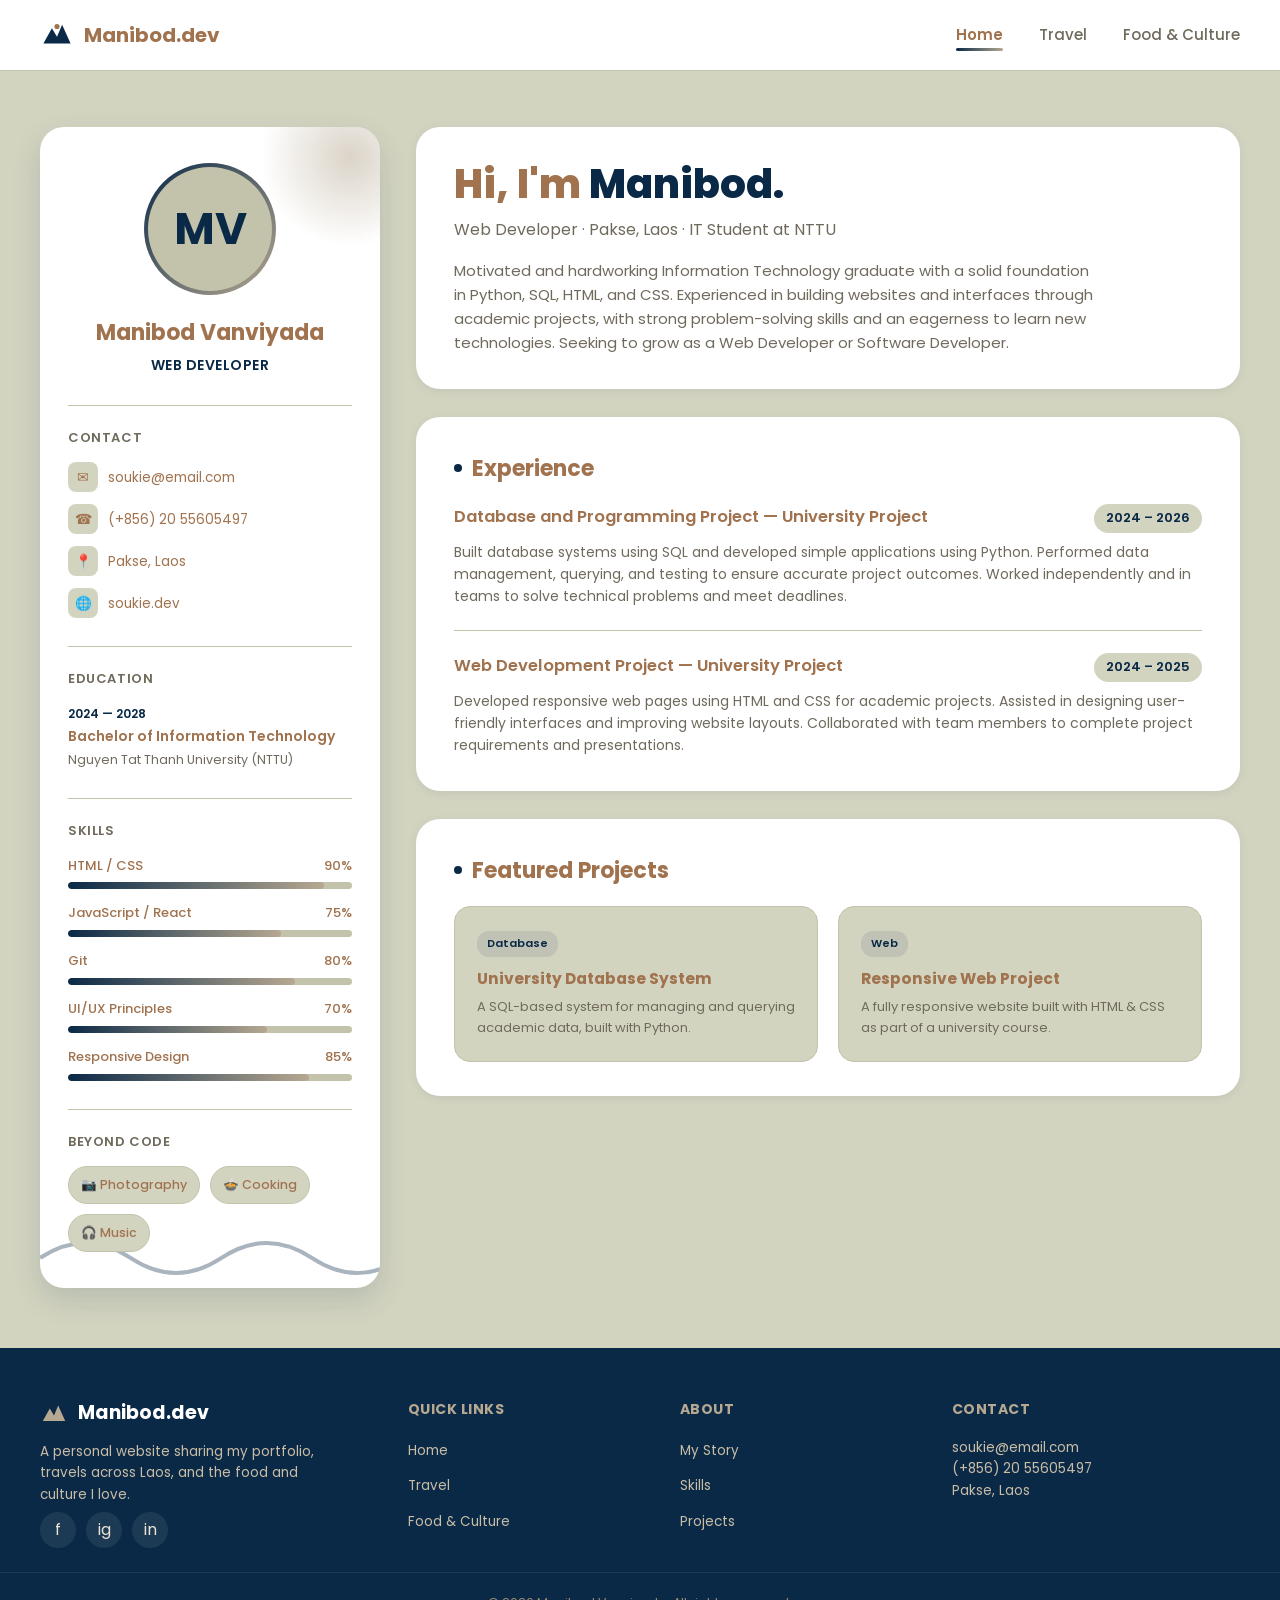
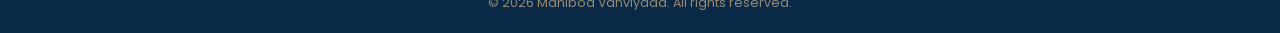
<file: index.html>
<!DOCTYPE html>
<html lang="en">
<head>
<meta charset="UTF-8">
<meta name="viewport" content="width=device-width, initial-scale=1.0">
<title>Manibod Vanviyada — Portfolio</title>
<link rel="preconnect" href="https://fonts.googleapis.com">
<link href="https://fonts.googleapis.com/css2?family=Poppins:wght@300;400;500;600;700;800&display=swap" rel="stylesheet">
<link rel="stylesheet" href="styleID.css">
</head>
<body>

<header class="navbar">
  <div class="nav-inner">
    <a class="logo" href="index.html">
      <svg viewBox="0 0 40 40" fill="none" xmlns="http://www.w3.org/2000/svg">
        <path d="M4 30 L14 12 L20 22 L26 8 L36 30 Z" fill="#0A2947"/>
        <circle cx="20" cy="10" r="3" fill="#a0724e"/>
      </svg>
      Manibod.dev
    </a>
    <ul class="nav-links" id="navLinks">
      <li><a href="index.html" class="active">Home</a></li>
      <li><a href="TV.html">Travel</a></li>
      <li><a href="food.html">Food &amp; Culture</a></li>
    </ul>
    <button class="hamburger" id="hamburgerBtn" aria-label="Menu">
      <span></span><span></span><span></span>
    </button>
  </div>
</header>

<div class="page-wrap">

  <!-- SIDEBAR -->
  <aside class="sidebar">
    <svg class="river-line" viewBox="0 0 300 70" preserveAspectRatio="none">
      <path d="M0 40 Q40 10 80 40 T160 40 T240 40 T320 40" stroke="#0A2947" stroke-width="4" fill="none"/>
    </svg>
    <div class="avatar-wrap">
      <div class="avatar-inner">MV</div>
    </div>
    <div class="side-name">Manibod Vanviyada</div>
    <div class="side-role">Web Developer</div>

    <div class="side-sec">
      <h4>Contact</h4>
      <div class="contact-item"><span class="ic">✉</span> soukie@email.com</div>
      <div class="contact-item"><span class="ic">☎</span> (+856) 20 55605497</div>
      <div class="contact-item"><span class="ic">📍</span> Pakse, Laos</div>
      <div class="contact-item"><span class="ic">🌐</span> soukie.dev</div>
    </div>

    <div class="side-sec">
      <h4>Education</h4>
      <div class="edu-item">
        <div class="yr">2024 — 2028</div>
        <div class="deg">Bachelor of Information Technology</div>
        <div class="school">Nguyen Tat Thanh University (NTTU)</div>
      </div>
    </div>

    <div class="side-sec">
      <h4>Skills</h4>
      <div class="skill-row">
        <div class="skill-top"><span>HTML / CSS</span><span>90%</span></div>
        <div class="skill-bar"><div class="skill-fill" style="width:90%"></div></div>
      </div>
      <div class="skill-row">
        <div class="skill-top"><span>JavaScript / React</span><span>75%</span></div>
        <div class="skill-bar"><div class="skill-fill" style="width:75%"></div></div>
      </div>
      <div class="skill-row">
        <div class="skill-top"><span>Git</span><span>80%</span></div>
        <div class="skill-bar"><div class="skill-fill" style="width:80%"></div></div>
      </div>
      <div class="skill-row">
        <div class="skill-top"><span>UI/UX Principles</span><span>70%</span></div>
        <div class="skill-bar"><div class="skill-fill" style="width:70%"></div></div>
      </div>
      <div class="skill-row">
        <div class="skill-top"><span>Responsive Design</span><span>85%</span></div>
        <div class="skill-bar"><div class="skill-fill" style="width:85%"></div></div>
      </div>
    </div>

    <div class="side-sec">
      <h4>Beyond Code</h4>
      <div class="interest-row">
        <span class="interest-chip">📷 Photography</span>
        <span class="interest-chip">🍲 Cooking</span>
        <span class="interest-chip">🎧 Music</span>
      </div>
    </div>
  </aside>

  <!-- MAIN CONTENT -->
  <main class="main-col">
    <section>
      <div class="intro-name">Hi, I'm <span>Manibod.</span></div>
      <div class="intro-role">Web Developer · Pakse, Laos · IT Student at NTTU</div>
      <p class="intro-text">Motivated and hardworking Information Technology graduate with a solid foundation in Python, SQL, HTML, and CSS. Experienced in building websites and interfaces through academic projects, with strong problem-solving skills and an eagerness to learn new technologies. Seeking to grow as a Web Developer or Software Developer.</p>
    </section>

    <section>
      <div class="section-title">Experience</div>
      <div class="exp-item">
        <div class="exp-top">
          <span class="exp-title">Database and Programming Project — University Project</span>
          <span class="exp-date">2024 – 2026</span>
        </div>
        <p class="exp-desc">Built database systems using SQL and developed simple applications using Python. Performed data management, querying, and testing to ensure accurate project outcomes. Worked independently and in teams to solve technical problems and meet deadlines.</p>
      </div>
      <div class="exp-item">
        <div class="exp-top">
          <span class="exp-title">Web Development Project — University Project</span>
          <span class="exp-date">2024 – 2025</span>
        </div>
        <p class="exp-desc">Developed responsive web pages using HTML and CSS for academic projects. Assisted in designing user-friendly interfaces and improving website layouts. Collaborated with team members to complete project requirements and presentations.</p>
      </div>
    </section>

    <section>
      <div class="section-title">Featured Projects</div>
      <div class="project-grid">
        <div class="project-card">
          <span class="project-tag">Database</span>
          <h4>University Database System</h4>
          <p>A SQL-based system for managing and querying academic data, built with Python.</p>
        </div>
        <div class="project-card">
          <span class="project-tag">Web</span>
          <h4>Responsive Web Project</h4>
          <p>A fully responsive website built with HTML &amp; CSS as part of a university course.</p>
        </div>
      </div>
    </section>
  </main>
</div>

<footer>
  <div class="footer-inner">
    <div>
      <div class="footer-logo">
        <svg width="28" height="28" viewBox="0 0 40 40" fill="none">
          <path d="M4 30 L14 12 L20 22 L26 8 L36 30 Z" fill="#b6a891"/>
        </svg>
        Manibod.dev
      </div>
      <p>A personal website sharing my portfolio, travels across Laos, and the food and culture I love.</p>
      <div class="social-icons">
        <a href="#">f</a><a href="#">ig</a><a href="#">in</a>
      </div>
    </div>
    <div>
      <h5>Quick Links</h5>
      <ul>
        <li><a href="index.html">Home</a></li>
        <li><a href="TV.html">Travel</a></li>
        <li><a href="food.html">Food &amp; Culture</a></li>
      </ul>
    </div>
    <div>
      <h5>About</h5>
      <ul>
        <li><a href="index.html">My Story</a></li>
        <li><a href="index.html">Skills</a></li>
        <li><a href="index.html">Projects</a></li>
      </ul>
    </div>
    <div>
      <h5>Contact</h5>
      <p>soukie@email.com<br>(+856) 20 55605497<br>Pakse, Laos</p>
    </div>
  </div>
  <div class="copyright">© 2026 Manibod Vanviyada. All rights reserved.</div>
</footer>

<script src="TV.js"></script>

</body>
</html>
</file>
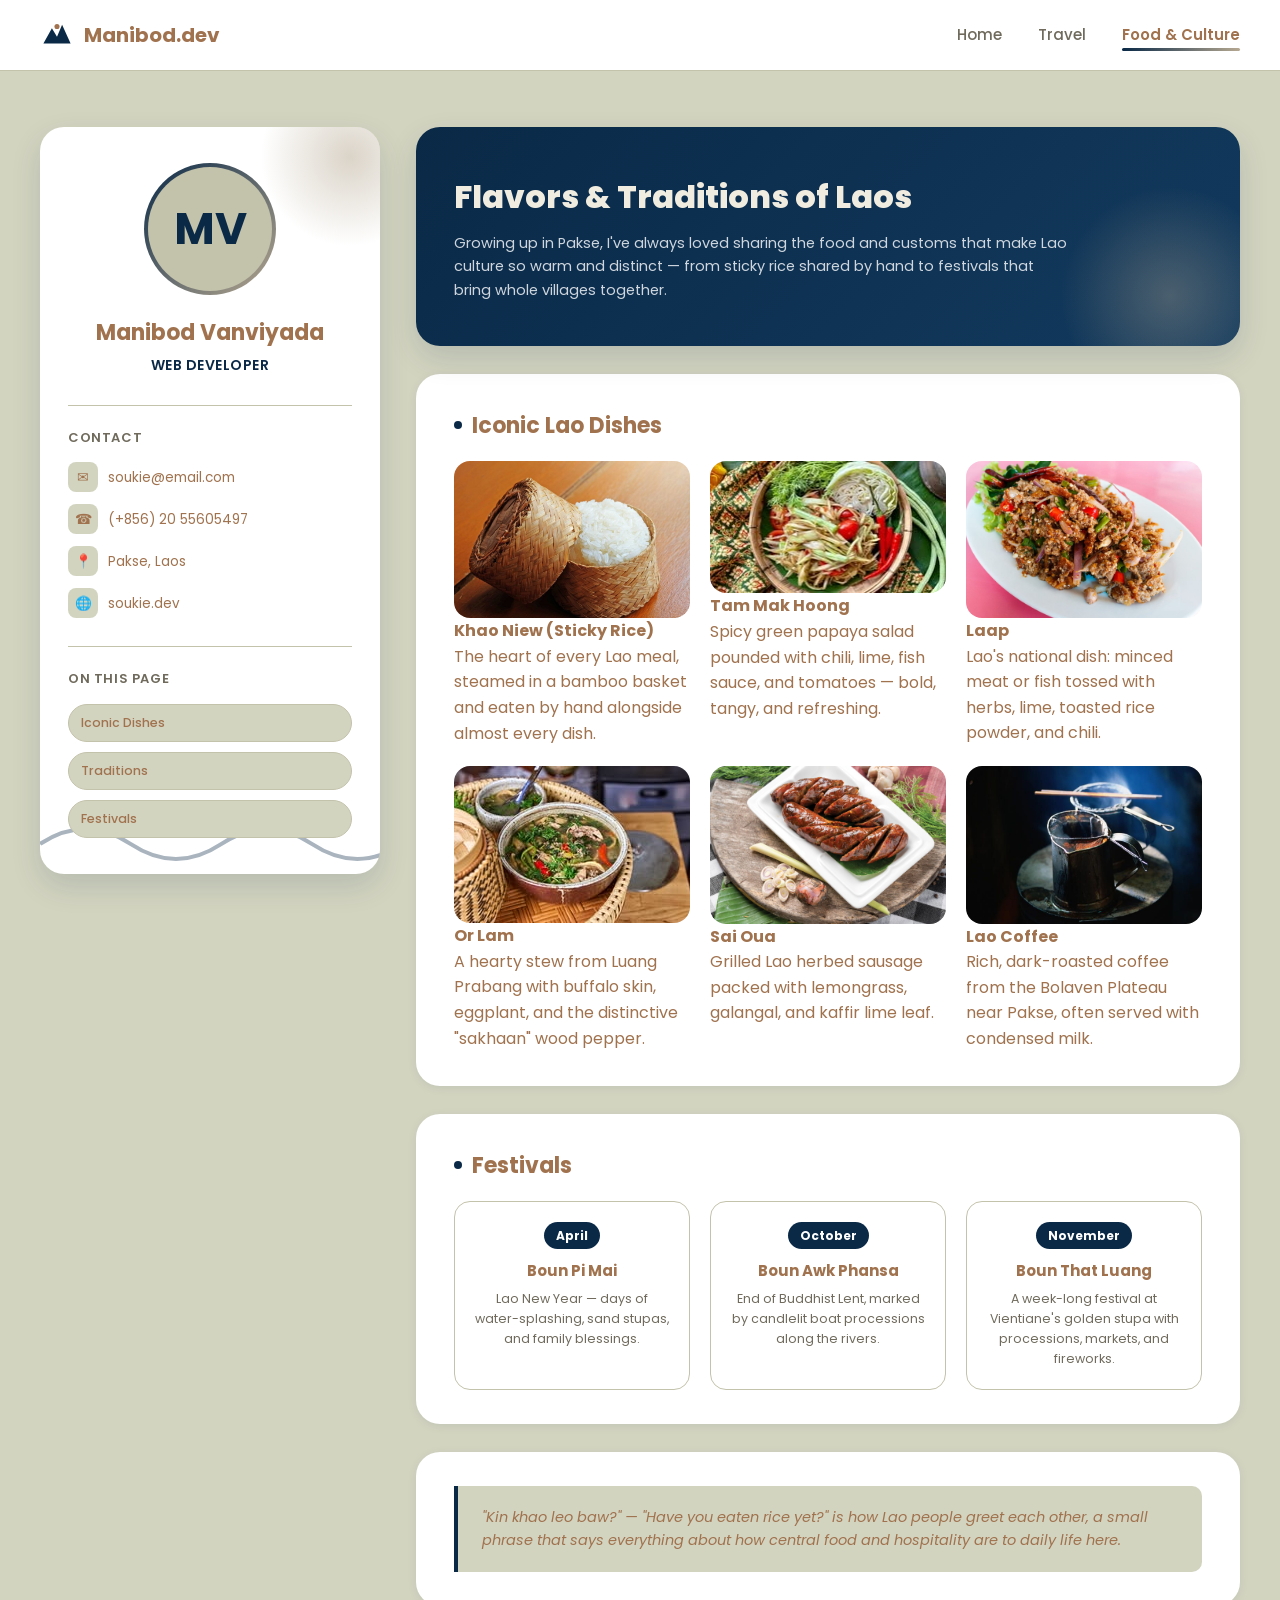
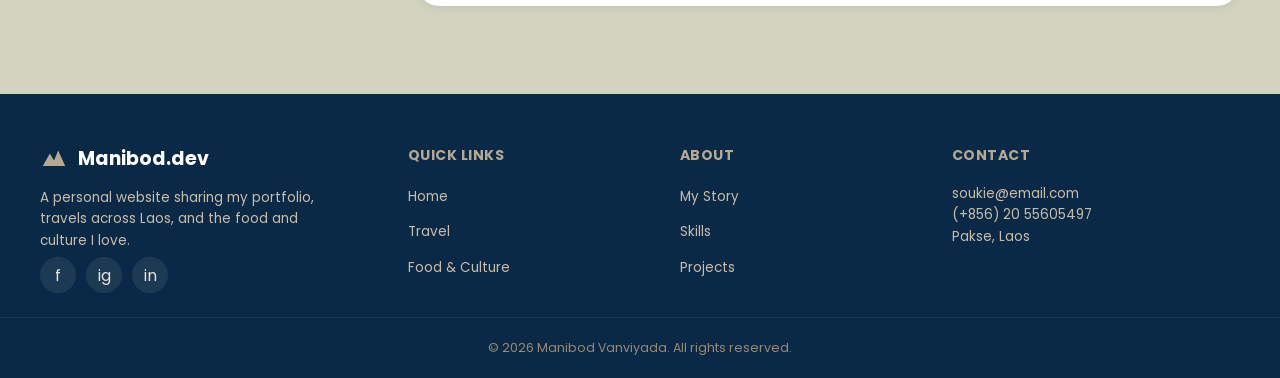
<file: food.html>
<!DOCTYPE html>
<html lang="en">
<head>
<meta charset="UTF-8">
<meta name="viewport" content="width=device-width, initial-scale=1.0">
<title>Food &amp; Culture of Laos — Manibod Vanviyada</title>
<link rel="preconnect" href="https://fonts.googleapis.com">
<link href="https://fonts.googleapis.com/css2?family=Poppins:wght@300;400;500;600;700;800&display=swap" rel="stylesheet">
<link rel="stylesheet" href="food.css">

</head>
<body>

<header class="navbar">
  <div class="nav-inner">
    <a class="logo" href="index.html">
      <svg viewBox="0 0 40 40" fill="none" xmlns="http://www.w3.org/2000/svg">
        <path d="M4 30 L14 12 L20 22 L26 8 L36 30 Z" fill="#0A2947"/>
        <circle cx="20" cy="10" r="3" fill="#a0724e"/>
      </svg>
      Manibod.dev
    </a>
    <ul class="nav-links" id="navLinks">
      <li><a href="index.html">Home</a></li>
      <li><a href="TV.html">Travel</a></li>
      <li><a href="food.html" class="active">Food &amp; Culture</a></li>
    </ul>
    <button class="hamburger" id="hamburgerBtn" aria-label="Menu">
      <span></span><span></span><span></span>
    </button>
  </div>
</header>

<div class="page-wrap">

  <!-- SIDEBAR (same as home, for consistent navigation/branding) -->
  <aside class="sidebar">
    <svg class="river-line" viewBox="0 0 300 70" preserveAspectRatio="none">
      <path d="M0 40 Q40 10 80 40 T160 40 T240 40 T320 40" stroke="#0A2947" stroke-width="4" fill="none"/>
    </svg>
    <div class="avatar-wrap">
      <div class="avatar-inner">MV</div>
    </div>
    <div class="side-name">Manibod Vanviyada</div>
    <div class="side-role">Web Developer</div>

    <div class="side-sec">
      <h4>Contact</h4>
      <div class="contact-item"><span class="ic">✉</span> soukie@email.com</div>
      <div class="contact-item"><span class="ic">☎</span> (+856) 20 55605497</div>
      <div class="contact-item"><span class="ic">📍</span> Pakse, Laos</div>
      <div class="contact-item"><span class="ic">🌐</span> soukie.dev</div>
    </div>

    <div class="side-sec">
      <h4>On this page</h4>
      <div class="interest-row" style="flex-direction:column; gap:10px;">
        <span class="interest-chip"> Iconic Dishes</span>
        <span class="interest-chip"> Traditions</span>
        <span class="interest-chip"> Festivals</span>
      </div>
    </div>
  </aside>

  <!-- MAIN CONTENT -->
  <main class="main-col">

    <div class="hero-band">
      <h1>Flavors &amp; Traditions of Laos</h1>
      <p>Growing up in Pakse, I've always loved sharing the food and customs that make Lao culture so warm and distinct — from sticky rice shared by hand to festivals that bring whole villages together.</p>
    </div>

    <section>
      <div class="section-title">Iconic Lao Dishes</div>
       <div class="dish-grid">

        <div class="about-image">
          <img src="1.jpg" alt="Beautiful landscape in Laos">
          <h4>Khao Niew (Sticky Rice)</h4>
          <p>The heart of every Lao meal, steamed in a bamboo basket and eaten by hand alongside almost every dish.</p>
        </div>
        <div class="about-image">
         <img src="2.jpg" alt="Beautiful landscape in Laos">
          <h4>Tam Mak Hoong</h4>
          <p>Spicy green papaya salad pounded with chili, lime, fish sauce, and tomatoes — bold, tangy, and refreshing.</p>
        </div>
        <div class="about-image">
          <img src="3.jpg" alt="Beautiful landscape in Laos">
          <h4>Laap</h4>
          <p>Lao's national dish: minced meat or fish tossed with herbs, lime, toasted rice powder, and chili.</p>
        </div>
        <div class="about-image">
          <img src="4.jpg" alt="Beautiful landscape in Laos">
          <h4>Or Lam</h4>
          <p>A hearty stew from Luang Prabang with buffalo skin, eggplant, and the distinctive "sakhaan" wood pepper.</p>
        </div>
        <div class="about-image">
          <img src="5.jpg" alt="Beautiful landscape in Laos">
          <h4>Sai Oua</h4>
          <p>Grilled Lao herbed sausage packed with lemongrass, galangal, and kaffir lime leaf.</p>
        </div>
        <div class="about-image">
          <img src="6.jpg" alt="Beautiful landscape in Laos">
          <h4>Lao Coffee</h4>
          <p>Rich, dark-roasted coffee from the Bolaven Plateau near Pakse, often served with condensed milk.</p>
        </div>
      </div>
    </section>
    <section>
      <div class="section-title">Festivals</div>
      <div class="fest-grid">
        <div class="fest-card">
          <span class="fest-month">April</span>
          <h4>Boun Pi Mai</h4>
          <p>Lao New Year — days of water-splashing, sand stupas, and family blessings.</p>
        </div>
        <div class="fest-card">
          <span class="fest-month">October</span>
          <h4>Boun Awk Phansa</h4>
          <p>End of Buddhist Lent, marked by candlelit boat processions along the rivers.</p>
        </div>
        <div class="fest-card">
          <span class="fest-month">November</span>
          <h4>Boun That Luang</h4>
          <p>A week-long festival at Vientiane's golden stupa with processions, markets, and fireworks.</p>
        </div>
      </div>
    </section>

    <section>
      <div class="quote-block">
        "Kin khao leo baw?" — "Have you eaten rice yet?" is how Lao people greet each other, a small phrase that says everything about how central food and hospitality are to daily life here.
      </div>
    </section>

  </main>
</div>

<footer>
  <div class="footer-inner">
    <div>
      <div class="footer-logo">
        <svg width="28" height="28" viewBox="0 0 40 40" fill="none">
          <path d="M4 30 L14 12 L20 22 L26 8 L36 30 Z" fill="#b6a891"/>
        </svg>
        Manibod.dev
      </div>
      <p>A personal website sharing my portfolio, travels across Laos, and the food and culture I love.</p>
      <div class="social-icons">
        <a href="#">f</a><a href="#">ig</a><a href="#">in</a>
      </div>
    </div>
    <div>
      <h5>Quick Links</h5>
      <ul>
        <li><a href="index.html">Home</a></li>
        <li><a href="TV.html">Travel</a></li>
        <li><a href="food.html">Food &amp; Culture</a></li>
      </ul>
    </div>
    <div>
      <h5>About</h5>
      <ul>
        <li><a href="index.html#">My Story</a></li>
        <li><a href="index.html#">Skills</a></li>
        <li><a href="index.html#">Projects</a></li>
      </ul>
    </div>
    <div>
      <h5>Contact</h5>
      <p>soukie@email.com<br>(+856) 20 55605497<br>Pakse, Laos</p>
    </div>
  </div>
  <div class="copyright">© 2026 Manibod Vanviyada. All rights reserved.</div>
</footer>

<script src="TV.js"></script>

</body>
</html>
</file>
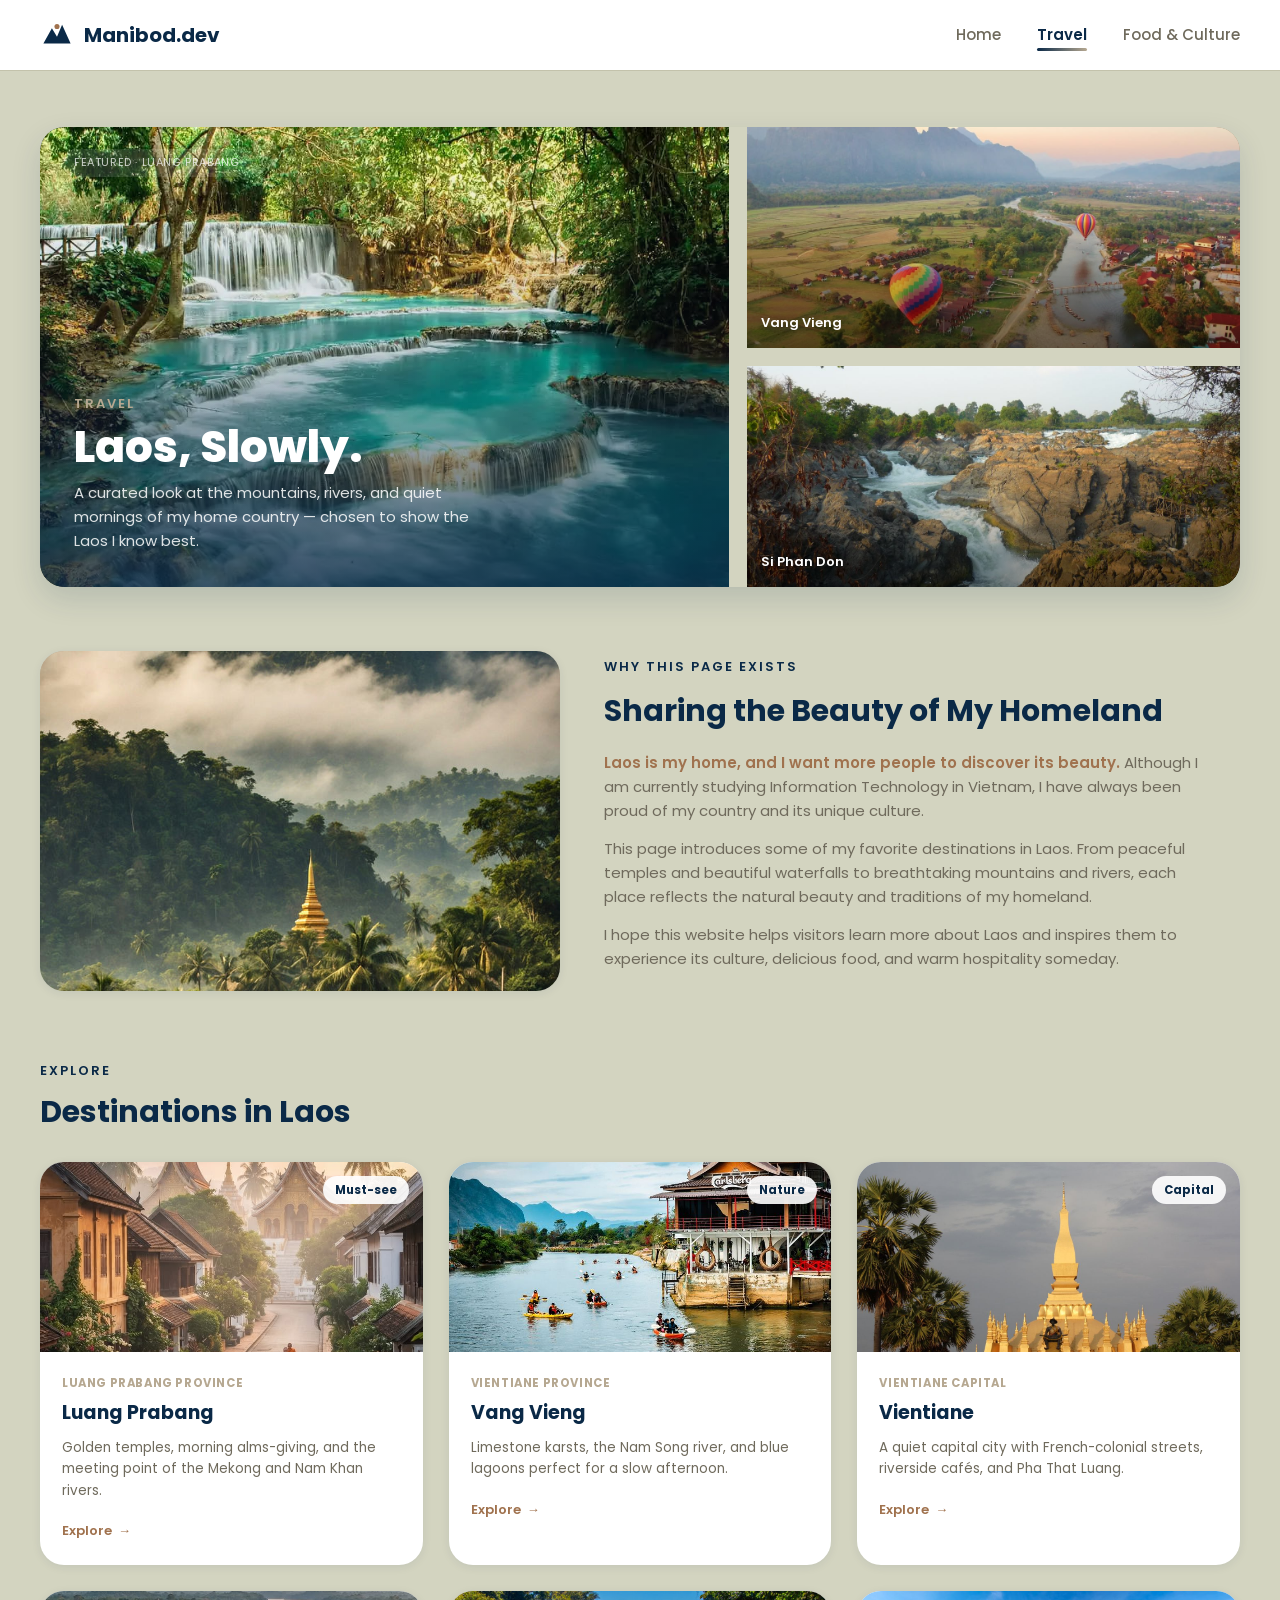
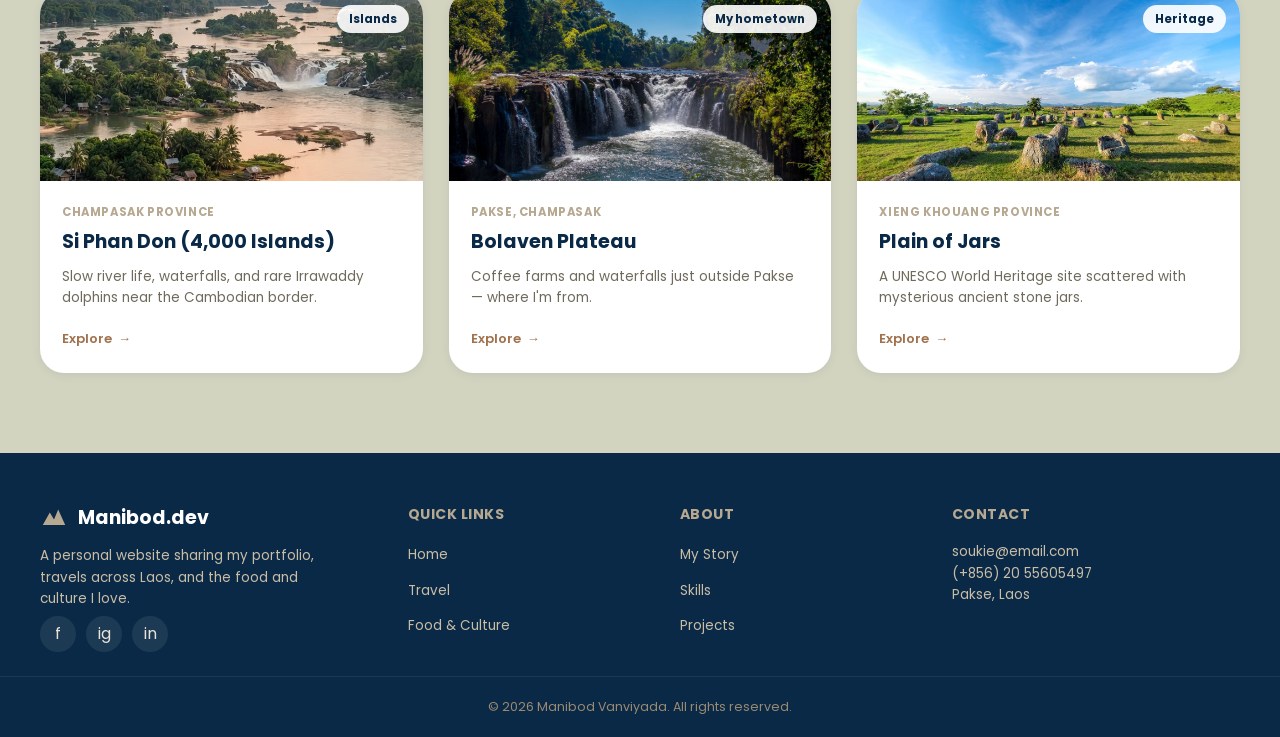
<file: TV.html>
<!DOCTYPE html>
<html lang="en">
<head>
<meta charset="UTF-8">
<meta name="viewport" content="width=device-width, initial-scale=1.0">
<title>Travel in Laos — Manibod Vanviyada</title>
<link rel="preconnect" href="https://fonts.googleapis.com">
<link href="https://fonts.googleapis.com/css2?family=Poppins:wght@300;400;500;600;700;800&display=swap" rel="stylesheet">
<link rel="stylesheet" href="TV.css">
</head>
<body>

<header class="navbar">
  <div class="nav-inner">
    <a class="logo" href="index.html">
      <svg viewBox="0 0 40 40" fill="none" xmlns="http://www.w3.org/2000/svg">
        <path d="M4 30 L14 12 L20 22 L26 8 L36 30 Z" fill="#0A2947"/>
        <circle cx="20" cy="10" r="3" fill="#a0724e"/>
      </svg>
      Manibod.dev
    </a>
    <ul class="nav-links" id="navLinks">
      <li><a href="index.html">Home</a></li>
      <li><a href="TV.html" class="active">Travel</a></li>
      <li><a href="food.html">Food &amp; Culture</a></li>
    </ul>
    <button class="hamburger" id="hamburgerBtn" aria-label="Menu">
      <span></span><span></span><span></span>
    </button>
  </div>
</header>

<!-- HERO: curated highlight gallery, no CTA button -->
<section class="hero">
  <div class="hero-grid">
    <div class="hero-main">
      <!-- TODO: thay src bằng ảnh Luang Prabang của bạn -->
      <img src="LP1.jpg" alt="Luang Prabang, Laos">
      <span class="ph-label">Featured · Luang Prabang</span>
      <div class="hero-copy">
        <div class="eyebrow">Travel</div>
        <h1>Laos, Slowly.</h1>
        <p>A curated look at the mountains, rivers, and quiet mornings of my home country — chosen to show the Laos I know best.</p>
      </div>
    </div>
    <div class="hero-side">
      <div class="hero-thumb thumb-a">
        <!-- TODO: thay src bằng ảnh Vang Vieng của bạn -->
        <img src="VV1.jpg" alt="Vang Vieng, Laos">
        <span class="ph-label">Vang Vieng</span>
      </div>
      <div class="hero-thumb thumb-b">
        <!-- TODO: thay src bằng ảnh Si Phan Don của bạn -->
        <img src="SD1.jpg" alt="Si Phan Don, Laos">
        <span class="ph-label">Si Phan Don</span>
      </div>
    </div>
  </div>
</section>

<!-- ABOUT / WHY LAOS -->
<section class="about-laos">
  <div class="about-visual">
    <img src="LP2.jpg" alt="Si Phan Don, Laos">
    
      <path d="M0 260 L70 150 L110 210 L160 120 L220 260 Z" fill="rgba(10,41,71,0.85)"/>
      <path d="M120 260 L200 100 L280 260 Z" fill="rgba(10,41,71,0.55)"/>
      <rect x="175" y="60" width="50" height="40" rx="6" fill="#0A2947"/>
      <polygon points="200,20 175,60 225,60" fill="#0A2947"/>
      <path d="M0 300 Q100 270 200 300 T400 300 V340 H0 Z" fill="rgba(255,255,255,0.35)"/>
    </svg>
  </div>
<div class="about-text">
    <div class="eyebrow">Why This Page Exists</div>

    <h2>Sharing the Beauty of My Homeland</h2>

    <p><strong>Laos is my home, and I want more people to discover its beauty.</strong> Although I am currently studying Information Technology in Vietnam, I have always been proud of my country and its unique culture.</p>

    <p>This page introduces some of my favorite destinations in Laos. From peaceful temples and beautiful waterfalls to breathtaking mountains and rivers, each place reflects the natural beauty and traditions of my homeland.</p>

    <p>I hope this website helps visitors learn more about Laos and inspires them to experience its culture, delicious food, and warm hospitality someday.</p>
</div>
</section>

<!-- DESTINATIONS -->
<div class="section-head">
  <div>
    <div class="eyebrow">Explore</div>
    <h2>Destinations in Laos</h2>
  </div>
</div>

<div class="dest-grid">
  <a class="dest-card" href="#">
    <div class="dest-img">
      <!-- TODO: thay src bằng ảnh Luang Prabang -->
      <img src="LP3.jpg" alt="Luang Prabang, Laos">
      <span class="dest-tag">Must-see</span>
    </div>
    <div class="dest-body">
      <div class="dest-province">Luang Prabang Province</div>
      <h3>Luang Prabang</h3>
      <p>Golden temples, morning alms-giving, and the meeting point of the Mekong and Nam Khan rivers.</p>
      <span class="dest-explore">Explore <span class="arrow">→</span></span>
    </div>
  </a>

  <a class="dest-card" href="#">
    <div class="dest-img">
      <!-- TODO: thay src bằng ảnh Vang Vieng -->
      <img src="VV2.jpg" alt="Vang Vieng, Laos">
      <span class="dest-tag">Nature</span>
    </div>
    <div class="dest-body">
      <div class="dest-province">Vientiane Province</div>
      <h3>Vang Vieng</h3>
      <p>Limestone karsts, the Nam Song river, and blue lagoons perfect for a slow afternoon.</p>
      <span class="dest-explore">Explore <span class="arrow">→</span></span>
    </div>
  </a>

  <a class="dest-card" href="#">
    <div class="dest-img">
      <!-- TODO: thay src bằng ảnh Vientiane -->
      <img src="VT1.jpg" alt="Vientiane, Laos">
      <span class="dest-tag">Capital</span>
    </div>
    <div class="dest-body">
      <div class="dest-province">Vientiane Capital</div>
      <h3>Vientiane</h3>
      <p>A quiet capital city with French-colonial streets, riverside cafés, and Pha That Luang.</p>
      <span class="dest-explore">Explore <span class="arrow">→</span></span>
    </div>
  </a>

  <a class="dest-card" href="#">
    <div class="dest-img">
      <!-- TODO: thay src bằng ảnh Si Phan Don -->
      <img src="SD2.jpg" alt="Si Phan Don, Laos">
      <span class="dest-tag">Islands</span>
    </div>
    <div class="dest-body">
      <div class="dest-province">Champasak Province</div>
      <h3>Si Phan Don (4,000 Islands)</h3>
      <p>Slow river life, waterfalls, and rare Irrawaddy dolphins near the Cambodian border.</p>
      <span class="dest-explore">Explore <span class="arrow">→</span></span>
    </div>
  </a>

  <a class="dest-card" href="#">
    <div class="dest-img">
      <!-- TODO: thay src bằng ảnh Bolaven Plateau -->
      <img src="BL1.jpg" alt="Bolaven Plateau, Laos">
      <span class="dest-tag">My hometown</span>
    </div>
    <div class="dest-body">
      <div class="dest-province">Pakse, Champasak</div>
      <h3>Bolaven Plateau</h3>
      <p>Coffee farms and waterfalls just outside Pakse — where I'm from.</p>
      <span class="dest-explore">Explore <span class="arrow">→</span></span>
    </div>
  </a>

  <a class="dest-card" href="#">
    <div class="dest-img">
      <!-- TODO: thay src bằng ảnh Plain of Jars -->
      <img src="PJ1.jpg" alt="Plain of Jars, Laos">
      <span class="dest-tag">Heritage</span>
    </div>
    <div class="dest-body">
      <div class="dest-province">Xieng Khouang Province</div>
      <h3>Plain of Jars</h3>
      <p>A UNESCO World Heritage site scattered with mysterious ancient stone jars.</p>
      <span class="dest-explore">Explore <span class="arrow">→</span></span>
    </div>
  </a>
</div>

<footer>
  <div class="footer-inner">
    <div>
      <div class="footer-logo">
        <svg width="28" height="28" viewBox="0 0 40 40" fill="none">
          <path d="M4 30 L14 12 L20 22 L26 8 L36 30 Z" fill="#b6a891"/>
        </svg>
        Manibod.dev
      </div>
      <p>A personal website sharing my portfolio, travels across Laos, and the food and culture I love.</p>
      <div class="social-icons"><a href="#">f</a><a href="#">ig</a><a href="#">in</a></div>
    </div>
    <div>
      <h5>Quick Links</h5>
      <ul>
        <li><a href="index.html">Home</a></li>
        <li><a href="TV.html">Travel</a></li>
        <li><a href="food.html">Food &amp; Culture</a></li>
      </ul>
    </div>
    <div>
      <h5>About</h5>
      <ul>
        <li><a href="#">My Story</a></li>
        <li><a href="#">Skills</a></li>
        <li><a href="#">Projects</a></li>
      </ul>
    </div>
    <div>
      <h5>Contact</h5>
      <p>soukie@email.com<br>(+856) 20 55605497<br>Pakse, Laos</p>
    </div>
  </div>
  <div class="copyright">© 2026 Manibod Vanviyada. All rights reserved.</div>
</footer>

<script src="TV.js"></script>

</body>
</html>
</file>
<file: styleID.css>
:root{
  --primary:#0A2947;
  --secondary:#b6a891;
  --background:#D3D4C0;
  --text:#a0724e;
  --white:#FFFFFF;
  --border:#c3c2ab;
  --text-secondary:#6f6a5c;
  --shadow-sm: 0 2px 10px rgba(10,41,71,0.08);
  --shadow-md: 0 12px 30px rgba(10,41,71,0.14);
  --radius-lg: 24px;
  --radius-md: 16px;
  --radius-sm: 10px;
}
*{box-sizing:border-box; margin:0; padding:0;}
body{
  font-family:'Poppins', sans-serif;
  background: var(--background);
  color: var(--text);
  line-height:1.6;
}
a{text-decoration:none; color:inherit;}
ul{list-style:none;}
img{max-width:100%; display:block;}

/* ===== NAVBAR ===== */
header.navbar{
  position:sticky; top:0; z-index:100;
  background:var(--white);
  border-bottom:1px solid var(--border);
}
.nav-inner{
  max-width:1320px; margin:0 auto;
  display:flex; align-items:center; justify-content:space-between;
  padding:18px 40px;
}
.logo{
  display:flex; align-items:center; gap:10px;
  font-weight:700; font-size:20px; color:var(--text);
}
.logo svg{width:34px; height:34px;}
.nav-links{display:flex; gap:36px; align-items:center;}
.nav-links li a{
  font-weight:500; font-size:15px; color:var(--text-secondary);
  position:relative; padding-bottom:6px; transition:color .25s;
}
.nav-links li a:hover{color:var(--primary);}
.nav-links li a.active{color:var(--text); font-weight:600;}
.nav-links li a.active::after{
  content:''; position:absolute; left:0; bottom:0;
  width:100%; height:3px; border-radius:2px;
  background:linear-gradient(90deg, var(--primary), var(--secondary));
}
.hamburger{display:none; flex-direction:column; gap:5px; cursor:pointer; background:none; border:none;}
.hamburger span{width:26px; height:3px; background:var(--text); border-radius:3px;}

/* ===== LAYOUT ===== */
.page-wrap{
  max-width:1320px; margin:0 auto;
  padding:56px 40px 0;
  display:grid;
  grid-template-columns:340px 1fr;
  gap:36px;
  align-items:start;
}

/* ===== SIDEBAR ===== */
.sidebar{
  background:var(--white);
  border-radius:var(--radius-lg);
  box-shadow:var(--shadow-md);
  padding:36px 28px;
  position:relative;
  overflow:hidden;
}
.sidebar::before{
  content:'';
  position:absolute; top:-60px; right:-60px;
  width:180px; height:180px; border-radius:50%;
  background:radial-gradient(circle, var(--secondary) 0%, transparent 70%);
  opacity:.5;
}
.river-line{
  position:absolute; left:0; bottom:0; width:100%; height:70px;
  opacity:.35;
}
.avatar-wrap{
  position:relative; z-index:1;
  width:132px; height:132px; margin:0 auto 20px;
  border-radius:50%;
  background:linear-gradient(135deg, var(--primary), var(--secondary));
  padding:4px;
}
.avatar-wrap .avatar-inner{
  width:100%; height:100%; border-radius:50%;
  background:var(--border);
  display:flex; align-items:center; justify-content:center;
  font-size:44px; font-weight:700; color:var(--primary);
  overflow:hidden;
}
.side-name{
  position:relative; z-index:1;
  text-align:center; font-size:22px; font-weight:700; color:var(--text);
}
.side-role{
  position:relative; z-index:1;
  text-align:center; font-size:14px; color:var(--primary); font-weight:600;
  letter-spacing:.5px; text-transform:uppercase; margin-top:4px;
}
.side-sec{
  position:relative; z-index:1;
  margin-top:28px; padding-top:22px; border-top:1px solid var(--border);
}
.side-sec h4{
  font-size:13px; text-transform:uppercase; letter-spacing:.6px;
  color:var(--text-secondary); margin-bottom:14px; font-weight:600;
}
.contact-item{
  display:flex; align-items:center; gap:10px;
  font-size:13.5px; color:var(--text); margin-bottom:12px;
}
.contact-item .ic{
  width:30px; height:30px; border-radius:8px; background:var(--background);
  display:flex; align-items:center; justify-content:center; flex-shrink:0;
}
.edu-item{margin-bottom:14px;}
.edu-item .yr{font-size:12px; color:var(--primary); font-weight:600;}
.edu-item .deg{font-size:14px; font-weight:600; margin:2px 0;}
.edu-item .school{font-size:12.5px; color:var(--text-secondary);}

.skill-row{margin-bottom:14px;}
.skill-row .skill-top{
  display:flex; justify-content:space-between;
  font-size:13px; margin-bottom:6px; color:var(--text); font-weight:500;
}
.skill-bar{
  height:7px; background:var(--border); border-radius:6px; overflow:hidden;
}
.skill-fill{
  height:100%; border-radius:6px;
  background:linear-gradient(90deg, var(--primary), var(--secondary));
}

.interest-row{display:flex; gap:10px; flex-wrap:wrap;}
.interest-chip{
  display:flex; align-items:center; gap:6px;
  background:var(--background); border:1px solid var(--border);
  padding:8px 12px; border-radius:20px; font-size:12.5px; font-weight:500;
}

/* ===== MAIN CONTENT ===== */
.main-col section{
  background:var(--white);
  border-radius:var(--radius-lg);
  box-shadow:var(--shadow-sm);
  padding:34px 38px;
  margin-bottom:28px;
}
.section-title{
  font-size:22px; font-weight:700; color:var(--text);
  display:flex; align-items:center; gap:10px; margin-bottom:18px;
}
.section-title::before{
  content:''; width:8px; height:8px; border-radius:50%;
  background:var(--primary);
}
.intro-name{font-size:40px; font-weight:800; line-height:1.15;}
.intro-name span{color:var(--primary);}
.intro-role{font-size:16px; color:var(--text-secondary); margin:10px 0 16px;}
.intro-text{font-size:15px; color:var(--text-secondary); max-width:640px;}
.intro-actions{display:flex; gap:14px; margin-top:24px;}
.btn{
  padding:12px 26px; border-radius:12px; font-weight:600; font-size:14px;
  transition:all .25s; display:inline-block; cursor:pointer; border:none;
}
.btn-primary{background:var(--primary); color:#fff;}
.btn-primary:hover{background:#061c30; transform:translateY(-2px); box-shadow:var(--shadow-md);}
.btn-outline{background:transparent; border:1.5px solid var(--border); color:var(--text);}
.btn-outline:hover{border-color:var(--primary); color:var(--primary);}

.exp-item{
  padding-bottom:22px; margin-bottom:22px; border-bottom:1px solid var(--border);
}
.exp-item:last-child{border-bottom:none; margin-bottom:0; padding-bottom:0;}
.exp-top{display:flex; justify-content:space-between; align-items:baseline; flex-wrap:wrap; gap:6px;}
.exp-title{font-size:16.5px; font-weight:600;}
.exp-date{font-size:13px; color:var(--primary); font-weight:600; background:var(--background); padding:4px 12px; border-radius:20px;}
.exp-desc{font-size:14px; color:var(--text-secondary); margin-top:8px;}

.project-grid{display:grid; grid-template-columns:repeat(2, 1fr); gap:20px;}
.project-card{
  background:var(--background); border-radius:var(--radius-md);
  padding:22px; border:1px solid var(--border);
  transition:transform .25s, box-shadow .25s;
}
.project-card:hover{transform:translateY(-4px); box-shadow:var(--shadow-md);}
.project-tag{
  display:inline-block; font-size:11px; font-weight:600; color:var(--primary);
  background:rgba(10,41,71,.10); padding:4px 10px; border-radius:12px; margin-bottom:10px;
}
.project-card h4{font-size:15.5px; margin-bottom:6px;}
.project-card p{font-size:13px; color:var(--text-secondary);}

/* ===== FOOTER ===== */
footer{
  margin-top:60px; background:var(--primary); color:#e9e3d6;
}
.footer-inner{
  max-width:1320px; margin:0 auto; padding:50px 40px 24px;
  display:grid; grid-template-columns:1.4fr 1fr 1fr 1.2fr; gap:32px;
}
.footer-inner h5{font-size:14px; margin-bottom:16px; letter-spacing:.5px; text-transform:uppercase; color:var(--secondary);}
.footer-logo{display:flex; align-items:center; gap:10px; font-weight:700; font-size:19px; margin-bottom:12px; color:#fff;}
.footer-inner p{font-size:13.5px; color:#c9bda6; max-width:280px;}
.footer-inner ul li{margin-bottom:10px;}
.footer-inner ul li a{font-size:13.5px; color:#c9bda6; transition:color .2s;}
.footer-inner ul li a:hover{color:#fff;}
.social-icons{display:flex; gap:10px; margin-top:6px;}
.social-icons a{
  width:36px; height:36px; border-radius:50%; background:rgba(255,255,255,.08);
  display:flex; align-items:center; justify-content:center; transition:background .2s;
}
.social-icons a:hover{background:var(--secondary);}
.copyright{
  text-align:center; font-size:12.5px; color:#9a8b73;
  padding:20px 40px; border-top:1px solid rgba(255,255,255,.08);
}

/* ===== RESPONSIVE (Mobile 390px) ===== */
@media (max-width:900px){
  .nav-links{
    position:fixed; top:70px; left:0; right:0;
    background:var(--white); flex-direction:column; align-items:flex-start;
    padding:20px 30px; gap:18px; border-bottom:1px solid var(--border);
    transform:translateY(-150%); opacity:0; transition:all .3s; z-index:99;
  }
  .nav-links.open{transform:translateY(0); opacity:1;}
  .hamburger{display:flex;}
  .page-wrap{grid-template-columns:1fr; padding:32px 20px 0;}
  .main-col section{padding:26px 22px;}
  .intro-name{font-size:30px;}
  .project-grid{grid-template-columns:1fr;}
  .footer-inner{grid-template-columns:1fr 1fr; padding:40px 24px 20px;}
  .nav-inner{padding:16px 20px;}
}
</file>
<file: food.css>
:root{
  --primary:#0A2947;
  --secondary:#b6a891;
  --background:#D3D4C0;
  --text:#a0724e;
  --white:#FFFFFF;
  --border:#c3c2ab;
  --text-secondary:#6f6a5c;
  --shadow-sm: 0 2px 10px rgba(10,41,71,0.08);
  --shadow-md: 0 12px 30px rgba(10,41,71,0.14);
  --radius-lg: 24px;
  --radius-md: 16px;
  --radius-sm: 10px;
}
*{box-sizing:border-box; margin:0; padding:0;}
body{
  font-family:'Poppins', sans-serif;
  background: var(--background);
  color: var(--text);
  line-height:1.6;
}
a{text-decoration:none; color:inherit;}
ul{list-style:none;}
img{max-width:100%; display:block;}

/* ===== NAVBAR ===== */
header.navbar{
  position:sticky; top:0; z-index:100;
  background:var(--white);
  border-bottom:1px solid var(--border);
}
.nav-inner{
  max-width:1320px; margin:0 auto;
  display:flex; align-items:center; justify-content:space-between;
  padding:18px 40px;
}
.logo{
  display:flex; align-items:center; gap:10px;
  font-weight:700; font-size:20px; color:var(--text);
}
.logo svg{width:34px; height:34px;}
.nav-links{display:flex; gap:36px; align-items:center;}
.nav-links li a{
  font-weight:500; font-size:15px; color:var(--text-secondary);
  position:relative; padding-bottom:6px; transition:color .25s;
}
.nav-links li a:hover{color:var(--primary);}
.nav-links li a.active{color:var(--text); font-weight:600;}
.nav-links li a.active::after{
  content:''; position:absolute; left:0; bottom:0;
  width:100%; height:3px; border-radius:2px;
  background:linear-gradient(90deg, var(--primary), var(--secondary));
}
.hamburger{display:none; flex-direction:column; gap:5px; cursor:pointer; background:none; border:none;}
.hamburger span{width:26px; height:3px; background:var(--text); border-radius:3px;}

/* ===== LAYOUT ===== */
.page-wrap{
  max-width:1320px; margin:0 auto;
  padding:56px 40px 0;
  display:grid;
  grid-template-columns:340px 1fr;
  gap:36px;
  align-items:start;
}

/* ===== SIDEBAR ===== */
.sidebar{
  background:var(--white);
  border-radius:var(--radius-lg);
  box-shadow:var(--shadow-md);
  padding:36px 28px;
  position:relative;
  overflow:hidden;
}
.sidebar::before{
  content:'';
  position:absolute; top:-60px; right:-60px;
  width:180px; height:180px; border-radius:50%;
  background:radial-gradient(circle, var(--secondary) 0%, transparent 70%);
  opacity:.5;
}
.river-line{
  position:absolute; left:0; bottom:0; width:100%; height:70px;
  opacity:.35;
}
.avatar-wrap{
  position:relative; z-index:1;
  width:132px; height:132px; margin:0 auto 20px;
  border-radius:50%;
  background:linear-gradient(135deg, var(--primary), var(--secondary));
  padding:4px;
}
.avatar-wrap .avatar-inner{
  width:100%; height:100%; border-radius:50%;
  background:var(--border);
  display:flex; align-items:center; justify-content:center;
  font-size:44px; font-weight:700; color:var(--primary);
  overflow:hidden;
}
.side-name{
  position:relative; z-index:1;
  text-align:center; font-size:22px; font-weight:700; color:var(--text);
}
.side-role{
  position:relative; z-index:1;
  text-align:center; font-size:14px; color:var(--primary); font-weight:600;
  letter-spacing:.5px; text-transform:uppercase; margin-top:4px;
}
.side-sec{
  position:relative; z-index:1;
  margin-top:28px; padding-top:22px; border-top:1px solid var(--border);
}
.side-sec h4{
  font-size:13px; text-transform:uppercase; letter-spacing:.6px;
  color:var(--text-secondary); margin-bottom:14px; font-weight:600;
}
.contact-item{
  display:flex; align-items:center; gap:10px;
  font-size:13.5px; color:var(--text); margin-bottom:12px;
}
.contact-item .ic{
  width:30px; height:30px; border-radius:8px; background:var(--background);
  display:flex; align-items:center; justify-content:center; flex-shrink:0;
}
.edu-item{margin-bottom:14px;}
.edu-item .yr{font-size:12px; color:var(--primary); font-weight:600;}
.edu-item .deg{font-size:14px; font-weight:600; margin:2px 0;}
.edu-item .school{font-size:12.5px; color:var(--text-secondary);}

.skill-row{margin-bottom:14px;}
.skill-row .skill-top{
  display:flex; justify-content:space-between;
  font-size:13px; margin-bottom:6px; color:var(--text); font-weight:500;
}
.skill-bar{
  height:7px; background:var(--border); border-radius:6px; overflow:hidden;
}
.skill-fill{
  height:100%; border-radius:6px;
  background:linear-gradient(90deg, var(--primary), var(--secondary));
}

.interest-row{display:flex; gap:10px; flex-wrap:wrap;}
.interest-chip{
  display:flex; align-items:center; gap:6px;
  background:var(--background); border:1px solid var(--border);
  padding:8px 12px; border-radius:20px; font-size:12.5px; font-weight:500;
}

/* ===== MAIN CONTENT ===== */
.main-col section{
  background:var(--white);
  border-radius:var(--radius-lg);
  box-shadow:var(--shadow-sm);
  padding:34px 38px;
  margin-bottom:28px;
}
.section-title{
  font-size:22px; font-weight:700; color:var(--text);
  display:flex; align-items:center; gap:10px; margin-bottom:18px;
}
.section-title::before{
  content:''; width:8px; height:8px; border-radius:50%;
  background:var(--primary);
}
.intro-name{font-size:40px; font-weight:800; line-height:1.15;}
.intro-name span{color:var(--primary);}
.intro-role{font-size:16px; color:var(--text-secondary); margin:10px 0 16px;}
.intro-text{font-size:15px; color:var(--text-secondary); max-width:640px;}
.intro-actions{display:flex; gap:14px; margin-top:24px;}
.btn{
  padding:12px 26px; border-radius:12px; font-weight:600; font-size:14px;
  transition:all .25s; display:inline-block; cursor:pointer; border:none;
}
.btn-primary{background:var(--primary); color:#fff;}
.btn-primary:hover{background:#061c30; transform:translateY(-2px); box-shadow:var(--shadow-md);}
.btn-outline{background:transparent; border:1.5px solid var(--border); color:var(--text);}
.btn-outline:hover{border-color:var(--primary); color:var(--primary);}

.exp-item{
  padding-bottom:22px; margin-bottom:22px; border-bottom:1px solid var(--border);
}
.exp-item:last-child{border-bottom:none; margin-bottom:0; padding-bottom:0;}
.exp-top{display:flex; justify-content:space-between; align-items:baseline; flex-wrap:wrap; gap:6px;}
.exp-title{font-size:16.5px; font-weight:600;}
.exp-date{font-size:13px; color:var(--primary); font-weight:600; background:var(--background); padding:4px 12px; border-radius:20px;}
.exp-desc{font-size:14px; color:var(--text-secondary); margin-top:8px;}

.project-grid{display:grid; grid-template-columns:repeat(2, 1fr); gap:20px;}
.project-card{
  background:var(--background); border-radius:var(--radius-md);
  padding:22px; border:1px solid var(--border);
  transition:transform .25s, box-shadow .25s;
}
.project-card:hover{transform:translateY(-4px); box-shadow:var(--shadow-md);}
.project-tag{
  display:inline-block; font-size:11px; font-weight:600; color:var(--primary);
  background:rgba(10,41,71,.10); padding:4px 10px; border-radius:12px; margin-bottom:10px;
}
.project-card h4{font-size:15.5px; margin-bottom:6px;}
.project-card p{font-size:13px; color:var(--text-secondary);}

/* ===== FOOTER ===== */
footer{
  margin-top:60px; background:var(--primary); color:#e9e3d6;
}
.footer-inner{
  max-width:1320px; margin:0 auto; padding:50px 40px 24px;
  display:grid; grid-template-columns:1.4fr 1fr 1fr 1.2fr; gap:32px;
}
.footer-inner h5{font-size:14px; margin-bottom:16px; letter-spacing:.5px; text-transform:uppercase; color:var(--secondary);}
.footer-logo{display:flex; align-items:center; gap:10px; font-weight:700; font-size:19px; margin-bottom:12px; color:#fff;}
.footer-inner p{font-size:13.5px; color:#c9bda6; max-width:280px;}
.footer-inner ul li{margin-bottom:10px;}
.footer-inner ul li a{font-size:13.5px; color:#c9bda6; transition:color .2s;}
.footer-inner ul li a:hover{color:#fff;}
.social-icons{display:flex; gap:10px; margin-top:6px;}
.social-icons a{
  width:36px; height:36px; border-radius:50%; background:rgba(255,255,255,.08);
  display:flex; align-items:center; justify-content:center; transition:background .2s;
}
.social-icons a:hover{background:var(--secondary);}
.copyright{
  text-align:center; font-size:12.5px; color:#9a8b73;
  padding:20px 40px; border-top:1px solid rgba(255,255,255,.08);
}

/* ===== RESPONSIVE (Mobile 390px) ===== */
@media (max-width:900px){
  .nav-links{
    position:fixed; top:70px; left:0; right:0;
    background:var(--white); flex-direction:column; align-items:flex-start;
    padding:20px 30px; gap:18px; border-bottom:1px solid var(--border);
    transform:translateY(-150%); opacity:0; transition:all .3s; z-index:99;
  }
  .nav-links.open{transform:translateY(0); opacity:1;}
  .hamburger{display:flex;}
  .page-wrap{grid-template-columns:1fr; padding:32px 20px 0;}
  .main-col section{padding:26px 22px;}
  .intro-name{font-size:30px;}
  .project-grid{grid-template-columns:1fr;}
  .footer-inner{grid-template-columns:1fr 1fr; padding:40px 24px 20px;}
  .nav-inner{padding:16px 20px;}
}

  /* Page-specific additions (kept in a small extra block so style.css stays shared) */
  .hero-band{
    background:linear-gradient(135deg, var(--primary), #123a5e);
    border-radius:var(--radius-lg);
    padding:44px 38px;
    color:#f1ece0;
    margin-bottom:28px;
    box-shadow:var(--shadow-md);
    position:relative;
    overflow:hidden;
  }
  .hero-band::after{
    content:'';
    position:absolute; right:-40px; bottom:-60px;
    width:220px; height:220px; border-radius:50%;
    background:radial-gradient(circle, var(--secondary) 0%, transparent 70%);
    opacity:.35;
  }
  .hero-band h1{font-size:32px; font-weight:800; position:relative; z-index:1;}
  .hero-band p{font-size:14.5px; color:#cfd6de; max-width:620px; margin-top:10px; position:relative; z-index:1;}

  .dish-grid{display:grid; grid-template-columns:repeat(3, 1fr); gap:20px;}
  .dish-card{
    background:var(--background); border-radius:var(--radius-md);
    padding:22px; border:1px solid var(--border);
    transition:transform .25s, box-shadow .25s;
  }
  .dish-card:hover{transform:translateY(-4px); box-shadow:var(--shadow-md);}
  .dish-emoji{font-size:30px; margin-bottom:10px;}
  .dish-card h4{font-size:15.5px; margin-bottom:6px;}
  .dish-card p{font-size:13px; color:var(--text-secondary);}

  .culture-list{display:flex; flex-direction:column; gap:0;}
  .culture-item{
    display:grid; grid-template-columns:52px 1fr; gap:16px;
    padding:18px 0; border-bottom:1px solid var(--border);
  }
  .culture-item:last-child{border-bottom:none;}
  .culture-ic{
    width:52px; height:52px; border-radius:14px;
    background:var(--background); display:flex; align-items:center; justify-content:center;
    font-size:24px;
  }
  .culture-item h4{font-size:15.5px; margin-bottom:4px;}
  .culture-item p{font-size:13.5px; color:var(--text-secondary);}

  .fest-grid{display:grid; grid-template-columns:repeat(3, 1fr); gap:20px;}
  .fest-card{
    background:var(--white); border:1.5px solid var(--border); border-radius:var(--radius-md);
    padding:20px; text-align:center;
  }
  .fest-month{
    display:inline-block; font-size:12px; font-weight:700; color:var(--white);
    background:var(--primary); padding:4px 12px; border-radius:20px; margin-bottom:10px;
  }
  .fest-card h4{font-size:15px; margin-bottom:6px;}
  .fest-card p{font-size:12.5px; color:var(--text-secondary);}

  .quote-block{
    background:var(--background); border-left:4px solid var(--primary);
    border-radius:0 var(--radius-sm) var(--radius-sm) 0;
    padding:20px 24px; font-size:14.5px; color:var(--text); font-style:italic;
  }

  @media (max-width:900px){
    .dish-grid{grid-template-columns:1fr 1fr;}
    .fest-grid{grid-template-columns:1fr;}
    .hero-band{padding:32px 24px;}
    .hero-band h1{font-size:26px;}
  }
  @media (max-width:560px){
    .dish-grid{grid-template-columns:1fr;}
  }
.about {
    display: flex;
    align-items: center;
    gap: 40px;
    flex-wrap: wrap;
}

.about-image {
    flex: 1;
}

.about-image img {
    width: 100%;
    max-width: 500px;
    border-radius: 16px;
    object-fit: cover;
    display: block;
}

.about-text {
    flex: 1;
}

@media (max-width: 768px) {
    .about {
        flex-direction: column;
    }

    .about-image img {
        max-width: 100%;
    }
}
</file>
<file: TV.css>
:root{
  --primary:#0A2947;
  --secondary:#b6a891;
  --background:#D3D4C0;
  --text:#a0724e;
  --white:#FFFFFF;
  --border:#c3c2ab;
  --text-secondary:#6f6a5c;
  --shadow-sm: 0 2px 10px rgba(10,41,71,0.08);
  --shadow-md: 0 12px 30px rgba(10,41,71,0.14);
  --radius-lg: 24px;
  --radius-md: 16px;
  --radius-sm: 10px;
}
*{box-sizing:border-box; margin:0; padding:0;}
body{
  font-family:'Poppins', sans-serif;
  background: var(--background);
  color: var(--text);
  line-height:1.6;
}
a{text-decoration:none; color:inherit;}
ul{list-style:none;}
img{max-width:100%; display:block;}

/* ===== NAVBAR (shared) ===== */
header.navbar{ position:sticky; top:0; z-index:100; background:var(--white); border-bottom:1px solid var(--border); }
.nav-inner{ max-width:1320px; margin:0 auto; display:flex; align-items:center; justify-content:space-between; padding:18px 40px; }
.logo{ display:flex; align-items:center; gap:10px; font-weight:700; font-size:20px; color:var(--primary); }
.logo svg{width:34px; height:34px;}
.nav-links{display:flex; gap:36px; align-items:center;}
.nav-links li a{ font-weight:500; font-size:15px; color:var(--text-secondary); position:relative; padding-bottom:6px; transition:color .25s; }
.nav-links li a:hover{color:var(--primary);}
.nav-links li a.active{color:var(--primary); font-weight:600;}
.nav-links li a.active::after{
  content:''; position:absolute; left:0; bottom:0; width:100%; height:3px; border-radius:2px;
  background:linear-gradient(90deg, var(--primary), var(--secondary));
}
.hamburger{display:none; flex-direction:column; gap:5px; cursor:pointer; background:none; border:none;}
.hamburger span{width:26px; height:3px; background:var(--primary); border-radius:3px;}

/* ===== HERO — highlight gallery, no button ===== */
.hero{
  max-width:1320px; margin:0 auto; padding:56px 40px 0;
}
.hero-grid{
  display:grid; grid-template-columns:1.4fr 1fr; gap:18px;
  border-radius:var(--radius-lg); overflow:hidden; box-shadow:var(--shadow-md);
  height:460px;
}
.hero-main{
  position:relative; border-radius:var(--radius-lg) 0 0 var(--radius-lg); overflow:hidden;
  background:linear-gradient(135deg, var(--primary), #16385c 55%, var(--secondary));
  display:flex; align-items:flex-end;
}
.hero-main img{
  position:absolute; inset:0; width:100%; height:100%; object-fit:cover; z-index:0;
}
.hero-main::before{
  content:''; position:absolute; inset:0; z-index:1;
  background:linear-gradient(0deg, rgba(10,41,71,.8) 0%, rgba(10,41,71,.15) 55%, transparent 100%);
}
.hero-main .ph-label{
  position:absolute; top:22px; left:22px; font-size:11px; letter-spacing:.6px; text-transform:uppercase;
  color:rgba(255,255,255,.75); background:rgba(255,255,255,.12); padding:5px 12px; border-radius:20px;
  z-index:2;
}
.hero-main .hero-copy{
  position:relative; z-index:2; padding:34px; color:#fff;
}
.hero-copy .eyebrow{font-size:13px; letter-spacing:2px; text-transform:uppercase; color:var(--secondary); font-weight:600;}
.hero-copy h1{font-size:44px; font-weight:800; margin:8px 0 10px; line-height:1.1;}
.hero-copy p{font-size:15px; max-width:420px; color:rgba(255,255,255,.85);}
.hero-side{
  display:grid; grid-template-rows:1fr 1fr; gap:18px;
}
.hero-thumb{
  position:relative; border-radius:var(--radius-md); overflow:hidden;
}
.hero-thumb:first-child{border-radius:0 var(--radius-lg) 0 0;}
.hero-thumb:last-child{border-radius:0 0 var(--radius-lg) 0;}
.hero-thumb img{
  position:absolute; inset:0; width:100%; height:100%; object-fit:cover; z-index:0;
}
.hero-thumb .ph-label{
  position:absolute; bottom:14px; left:14px; color:#fff; font-size:13px; font-weight:600;
  z-index:2; text-shadow:0 2px 8px rgba(0,0,0,.4);
}
.hero-thumb::after{
  content:''; position:absolute; inset:0; z-index:1;
  background:linear-gradient(180deg, transparent 40%, rgba(0,0,0,.45) 100%);
}
.thumb-a{background:linear-gradient(135deg, var(--secondary), #8f7a5c);}
.thumb-b{background:linear-gradient(135deg, #16385c, var(--primary));}

/* ===== ABOUT / WHY LAOS ===== */
.about-laos{
  max-width:1320px; margin:64px auto 0; padding:0 40px;
  display:grid; grid-template-columns:0.9fr 1.1fr; gap:44px; align-items:center;
}
.about-visual{
  height:340px; border-radius:var(--radius-lg);
  background:linear-gradient(160deg, var(--secondary) 0%, var(--background) 60%);
  position:relative; overflow:hidden; box-shadow:var(--shadow-sm);
}
.about-visual svg{position:absolute; inset:0; width:100%; height:100%;}
.about-text .eyebrow{font-size:13px; letter-spacing:2px; text-transform:uppercase; color:var(--primary); font-weight:600;}
.about-text h2{font-size:30px; font-weight:700; color:var(--primary); margin:10px 0 16px;}
.about-text p{font-size:15px; color:var(--text-secondary); margin-bottom:14px; max-width:600px;}
.about-text p strong{color:var(--text); font-weight:600;}

/* ===== SECTION HEADER ===== */
.section-head{
  max-width:1320px; margin:70px auto 26px; padding:0 40px;
  display:flex; justify-content:space-between; align-items:flex-end; flex-wrap:wrap; gap:12px;
}
.section-head .eyebrow{font-size:13px; letter-spacing:2px; text-transform:uppercase; color:var(--primary); font-weight:600;}
.section-head h2{font-size:30px; font-weight:700; color:var(--primary); margin-top:6px;}
.section-head p{font-size:14px; color:var(--text-secondary); max-width:420px;}

/* ===== DESTINATION GRID ===== */
.dest-grid{
  max-width:1320px; margin:0 auto; padding:0 40px 80px;
  display:grid; grid-template-columns:repeat(3, 1fr); gap:26px;
}
.dest-card{
  background:var(--white); border-radius:var(--radius-lg); overflow:hidden;
  box-shadow:var(--shadow-sm); transition:transform .35s ease, box-shadow .35s ease;
  display:block; cursor:pointer;
}
.dest-card:hover{ transform:translateY(-6px) scale(1.02); box-shadow:var(--shadow-md); }
.dest-card:active{ transform:scale(0.98); }
.dest-img{
  height:190px; position:relative; overflow:hidden;
}
.dest-img img{
  width:100%; height:100%; object-fit:cover; transition:transform .5s ease;
}
.dest-card:hover .dest-img img{ transform:scale(1.08); }
.dest-tag{
  position:absolute; top:14px; right:14px; background:rgba(255,255,255,.9);
  color:var(--primary); font-size:11.5px; font-weight:700; padding:5px 12px; border-radius:20px;
}
.dest-body{padding:22px;}
.dest-province{font-size:11.5px; text-transform:uppercase; letter-spacing:.6px; color:var(--secondary); font-weight:700;}
.dest-body h3{font-size:19px; font-weight:700; color:var(--primary); margin:6px 0 8px;}
.dest-body p{font-size:13.5px; color:var(--text-secondary); margin-bottom:16px;}
.dest-explore{
  font-size:13px; font-weight:600; color:var(--text);
  display:inline-flex; align-items:center; gap:6px;
}
.dest-explore .arrow{transition:transform .25s;}
.dest-card:hover .dest-explore .arrow{transform:translateX(4px);}

/* ===== FOOTER (shared) ===== */
footer{ margin-top:0; background:var(--primary); color:#e9e3d6; }
.footer-inner{
  max-width:1320px; margin:0 auto; padding:50px 40px 24px;
  display:grid; grid-template-columns:1.4fr 1fr 1fr 1.2fr; gap:32px;
}
.footer-inner h5{font-size:14px; margin-bottom:16px; letter-spacing:.5px; text-transform:uppercase; color:var(--secondary);}
.footer-logo{display:flex; align-items:center; gap:10px; font-weight:700; font-size:19px; margin-bottom:12px; color:#fff;}
.footer-inner p{font-size:13.5px; color:#c9bda6; max-width:280px;}
.footer-inner ul li{margin-bottom:10px;}
.footer-inner ul li a{font-size:13.5px; color:#c9bda6; transition:color .2s;}
.footer-inner ul li a:hover{color:#fff;}
.social-icons{display:flex; gap:10px; margin-top:6px;}
.social-icons a{ width:36px; height:36px; border-radius:50%; background:rgba(255,255,255,.08); display:flex; align-items:center; justify-content:center; transition:background .2s; }
.social-icons a:hover{background:var(--secondary);}
.copyright{ text-align:center; font-size:12.5px; color:#9a8b73; padding:20px 40px; border-top:1px solid rgba(255,255,255,.08); }

/* ===== RESPONSIVE (Mobile 390px) ===== */
@media (max-width:900px){
  .nav-links{
    position:fixed; top:70px; left:0; right:0; background:var(--white); flex-direction:column;
    align-items:flex-start; padding:20px 30px; gap:18px; border-bottom:1px solid var(--border);
    transform:translateY(-150%); opacity:0; transition:all .3s; z-index:99;
  }
  .nav-links.open{transform:translateY(0); opacity:1;}
  .hamburger{display:flex;}
  .nav-inner{padding:16px 20px;}
  .hero{padding:32px 20px 0;}
  .hero-grid{grid-template-columns:1fr; height:auto;}
  .hero-main{border-radius:var(--radius-lg); height:280px;}
  .hero-side{grid-template-rows:1fr 1fr; height:220px;}
  .hero-thumb:first-child, .hero-thumb:last-child{border-radius:var(--radius-md);}
  .hero-copy h1{font-size:30px;}
  .about-laos{grid-template-columns:1fr; padding:0 20px; margin-top:44px; gap:24px;}
  .about-visual{height:220px;}
  .section-head{padding:0 20px; margin:50px auto 20px;}
  .dest-grid{grid-template-columns:1fr; padding:0 20px 60px;}
  .dest-card:active{ transform:scale(0.97); }
  .footer-inner{grid-template-columns:1fr 1fr; padding:40px 24px 20px;}
}
@media (max-width:600px){
  .footer-inner{grid-template-columns:1fr;}
}
</file>
